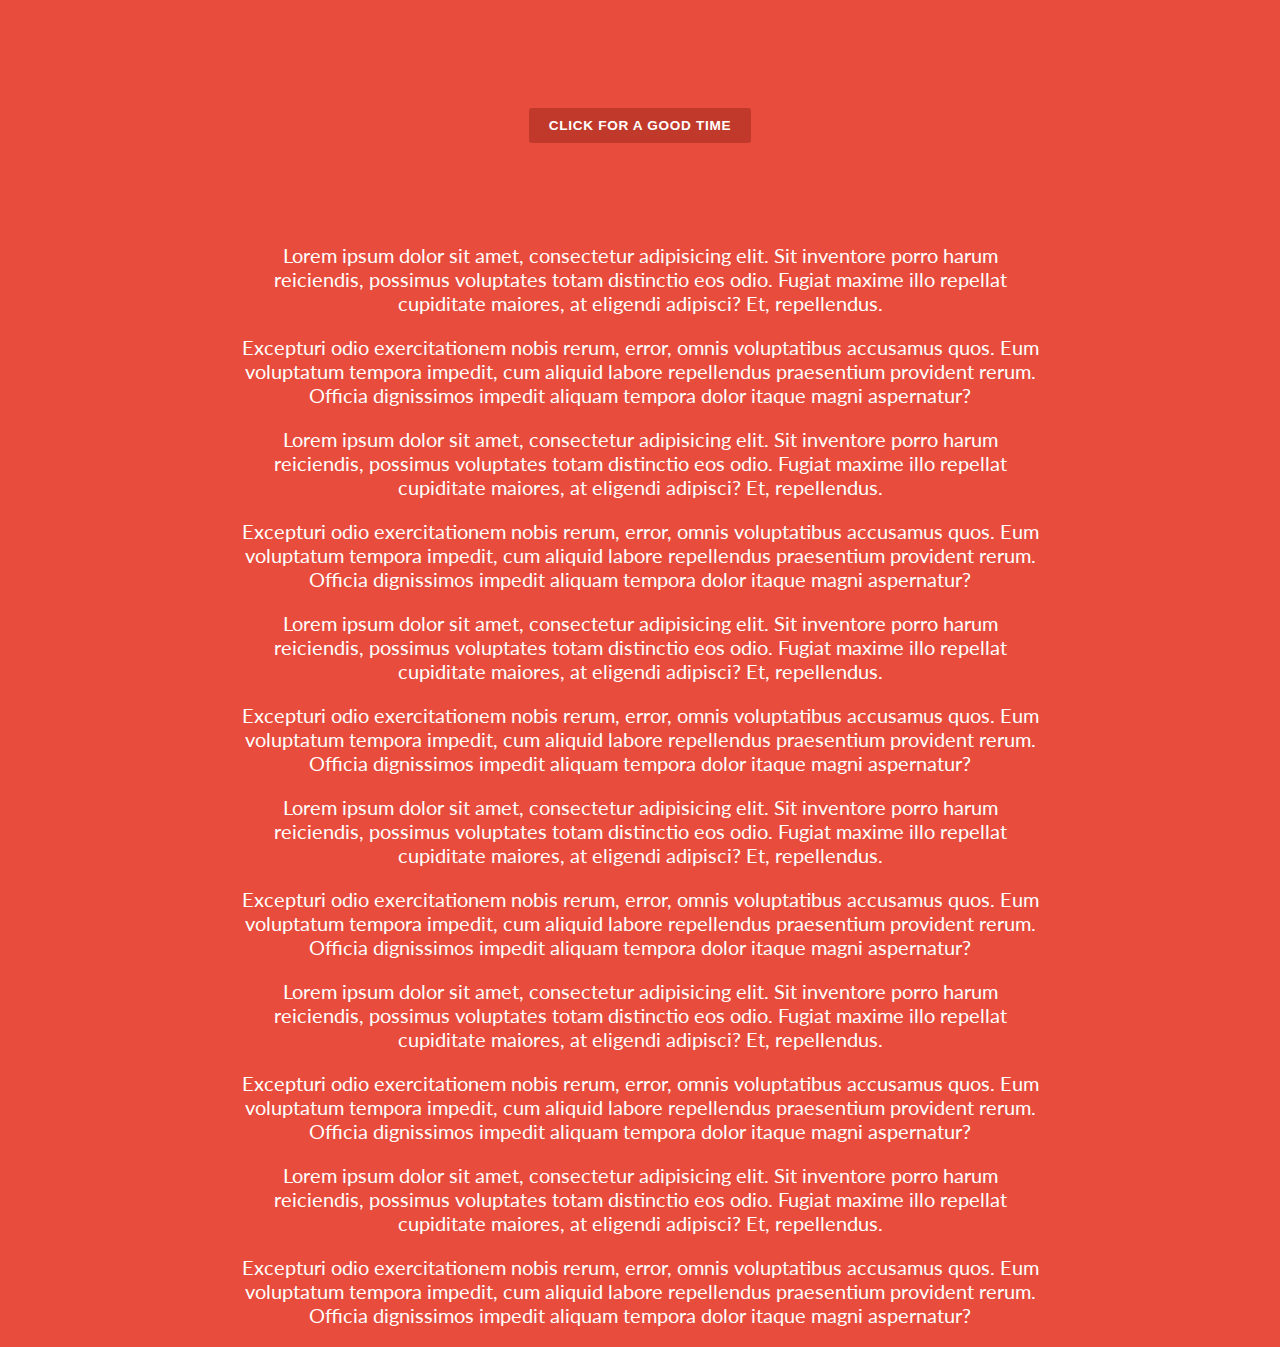
<file: modal_window/index.html>
<!doctype html>
<html lang="en">
<head>
  <meta charset="utf-8">
  <title>Modal Window</title>
  <meta name="viewport" content="width=device-width, initial-scale=1">

  <link href='http://fonts.googleapis.com/css?family=Lato:400,700' rel='stylesheet' type='text/css'>
  
  <link rel="stylesheet" href="css/main.css">
</head>
<body>

  <button type="button" id="showModal">Click for a Good Time</button>

  <article>
    <p>Lorem ipsum dolor sit amet, consectetur adipisicing elit. Sit inventore porro harum reiciendis, possimus voluptates totam distinctio eos odio. Fugiat maxime illo repellat cupiditate maiores, at eligendi adipisci? Et, repellendus.</p>

    <p>Excepturi odio exercitationem nobis rerum, error, omnis voluptatibus accusamus quos. Eum voluptatum tempora impedit, cum aliquid labore repellendus praesentium provident rerum. Officia dignissimos impedit aliquam tempora dolor itaque magni aspernatur?</p>

    <p>Lorem ipsum dolor sit amet, consectetur adipisicing elit. Sit inventore porro harum reiciendis, possimus voluptates totam distinctio eos odio. Fugiat maxime illo repellat cupiditate maiores, at eligendi adipisci? Et, repellendus.</p>
    
    <p>Excepturi odio exercitationem nobis rerum, error, omnis voluptatibus accusamus quos. Eum voluptatum tempora impedit, cum aliquid labore repellendus praesentium provident rerum. Officia dignissimos impedit aliquam tempora dolor itaque magni aspernatur?</p>
  </article>

  <article>
    <p>Lorem ipsum dolor sit amet, consectetur adipisicing elit. Sit inventore porro harum reiciendis, possimus voluptates totam distinctio eos odio. Fugiat maxime illo repellat cupiditate maiores, at eligendi adipisci? Et, repellendus.</p>

    <p>Excepturi odio exercitationem nobis rerum, error, omnis voluptatibus accusamus quos. Eum voluptatum tempora impedit, cum aliquid labore repellendus praesentium provident rerum. Officia dignissimos impedit aliquam tempora dolor itaque magni aspernatur?</p>

    <p>Lorem ipsum dolor sit amet, consectetur adipisicing elit. Sit inventore porro harum reiciendis, possimus voluptates totam distinctio eos odio. Fugiat maxime illo repellat cupiditate maiores, at eligendi adipisci? Et, repellendus.</p>
    
    <p>Excepturi odio exercitationem nobis rerum, error, omnis voluptatibus accusamus quos. Eum voluptatum tempora impedit, cum aliquid labore repellendus praesentium provident rerum. Officia dignissimos impedit aliquam tempora dolor itaque magni aspernatur?</p>
  </article>

  <article>
    <p>Lorem ipsum dolor sit amet, consectetur adipisicing elit. Sit inventore porro harum reiciendis, possimus voluptates totam distinctio eos odio. Fugiat maxime illo repellat cupiditate maiores, at eligendi adipisci? Et, repellendus.</p>

    <p>Excepturi odio exercitationem nobis rerum, error, omnis voluptatibus accusamus quos. Eum voluptatum tempora impedit, cum aliquid labore repellendus praesentium provident rerum. Officia dignissimos impedit aliquam tempora dolor itaque magni aspernatur?</p>

    <p>Lorem ipsum dolor sit amet, consectetur adipisicing elit. Sit inventore porro harum reiciendis, possimus voluptates totam distinctio eos odio. Fugiat maxime illo repellat cupiditate maiores, at eligendi adipisci? Et, repellendus.</p>
    
    <p>Excepturi odio exercitationem nobis rerum, error, omnis voluptatibus accusamus quos. Eum voluptatum tempora impedit, cum aliquid labore repellendus praesentium provident rerum. Officia dignissimos impedit aliquam tempora dolor itaque magni aspernatur?</p>
  </article>


  
  <div class="modal-background">
    <div class="modal-content">
      <h3>Hi, I'm a Modal</h3>  
      <p>Use me for content, photos, forms, etc.</p>
      <button id="close">Close</button>
    </div>

  </div>

  <script src="js/vendor/jquery-1.11.2.min.js"></script>
  <script src="js/main.js"></script>
</body>
</html>
</file>
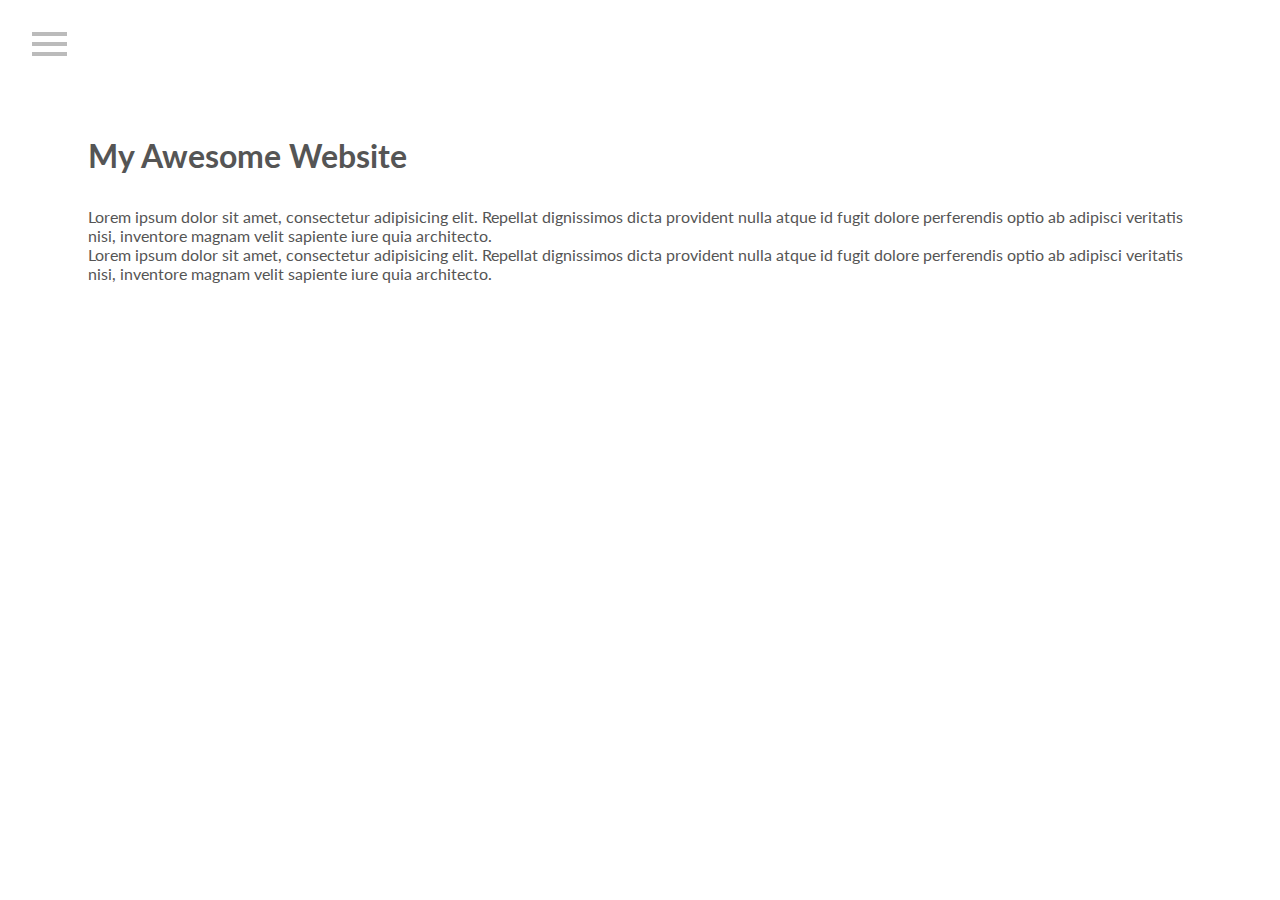
<file: sidebar_menu/index.html>
<!doctype html>
<html lang="en">

<head>
  <meta charset="utf-8">
  <title>Sidebar with Transition</title>
  <meta name="viewport" content="width=device-width, initial-scale=1">

  <link href='http://fonts.googleapis.com/css?family=Lato:400,700' rel='stylesheet' type='text/css'>
  
  <link rel="stylesheet" href="css/main.css">
</head>
<body>
  <nav class="sidebar">
    <a href="#" class="close">x</a>
    <h2>Sidebar</h2>
    <ul>
      <li><a href="#">Data Management</a></li>
      <li><a href="#">Location</a></li>
      <li><a href="#">Study</a></li>
      <li><a href="#">Collections</a></li>
      <li><a href="#">Credits</a></li>
    </ul>
  </nav>

  <div class="hamburger">
    <div class="line"></div>
    <div class="line"></div>
    <div class="line"></div>
  </div>

  <div class="content">
    <div class="content-inner">
      <h1>My Awesome Website</h1>
      <p>Lorem ipsum dolor sit amet, consectetur adipisicing elit. Repellat dignissimos dicta provident nulla atque id fugit dolore perferendis optio ab adipisci veritatis nisi, inventore magnam velit sapiente iure quia architecto.</p>
      <p>Lorem ipsum dolor sit amet, consectetur adipisicing elit. Repellat dignissimos dicta provident nulla atque id fugit dolore perferendis optio ab adipisci veritatis nisi, inventore magnam velit sapiente iure quia architecto.</p>      
    </div>
  </div>

  <script src="js/vendor/jquery-1.11.2.min.js"></script>
  <script src="js/main.js"></script>
</body>
</html>
</file>
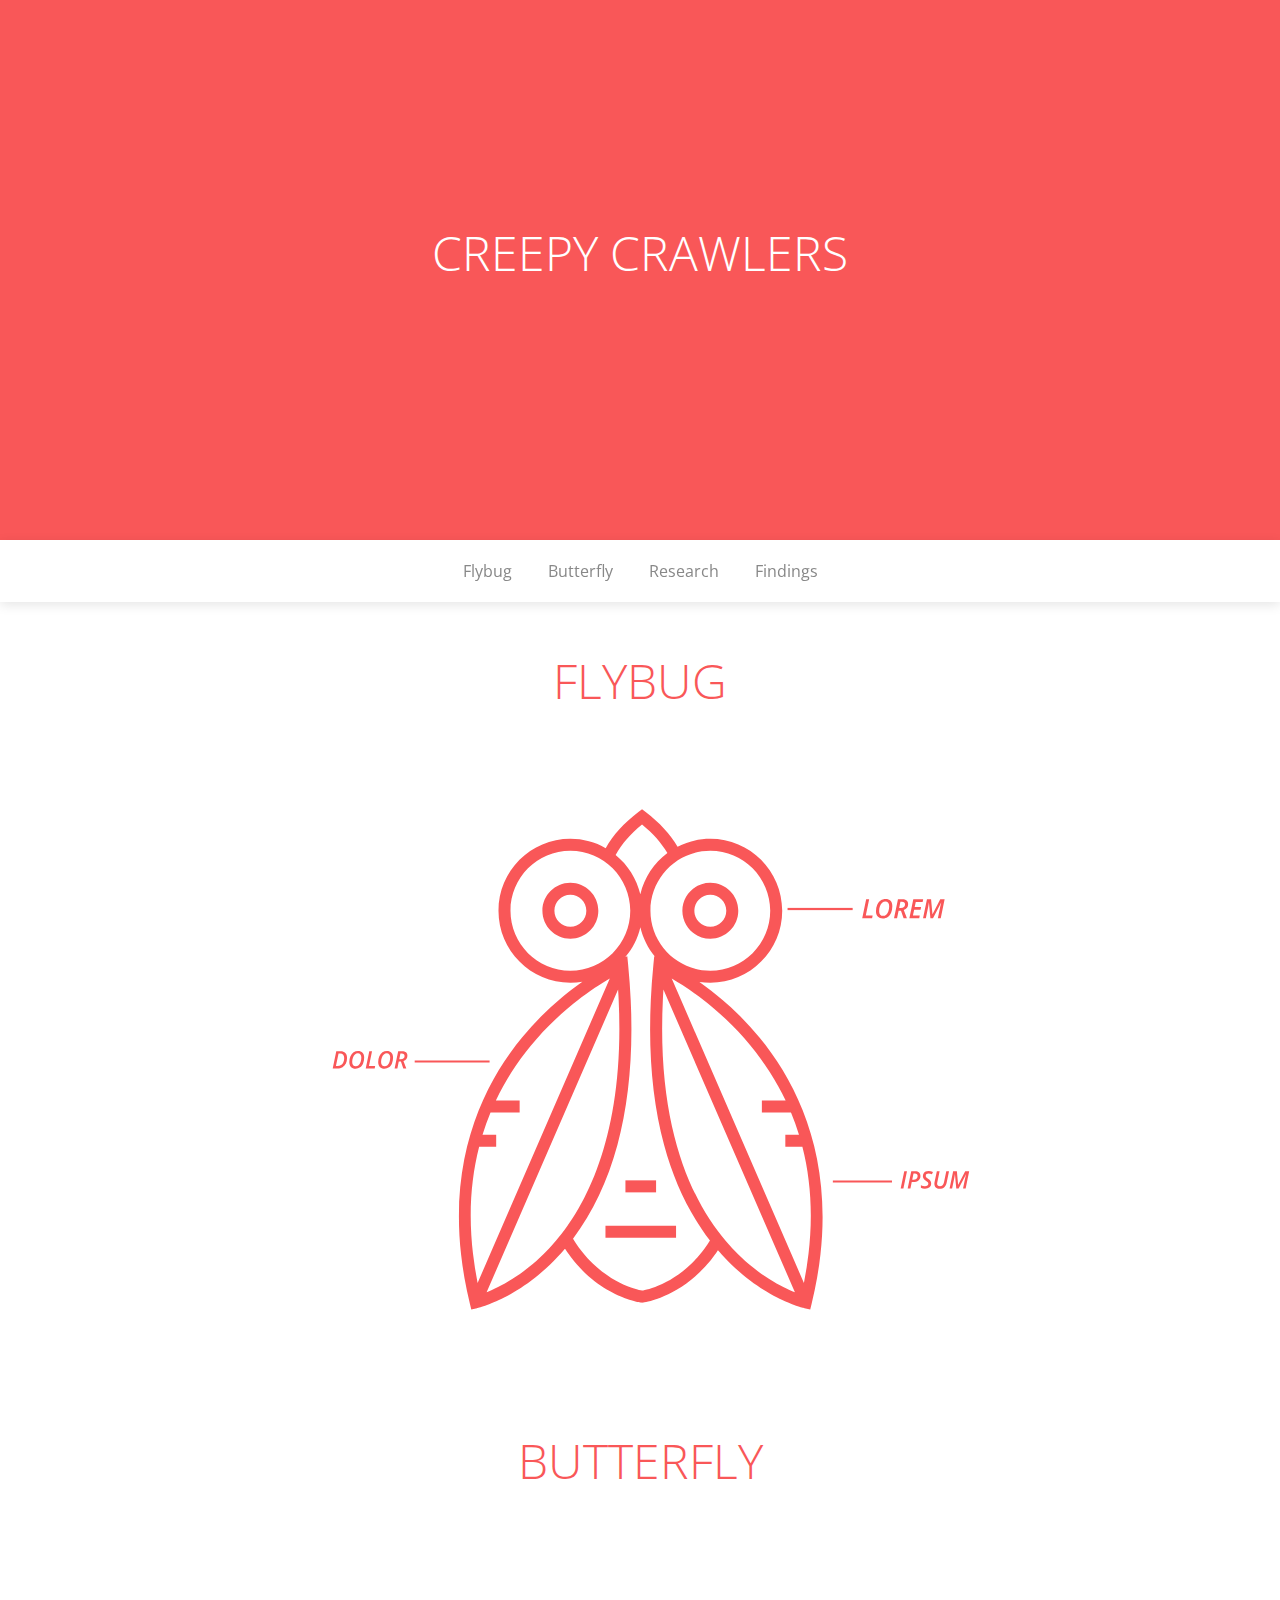
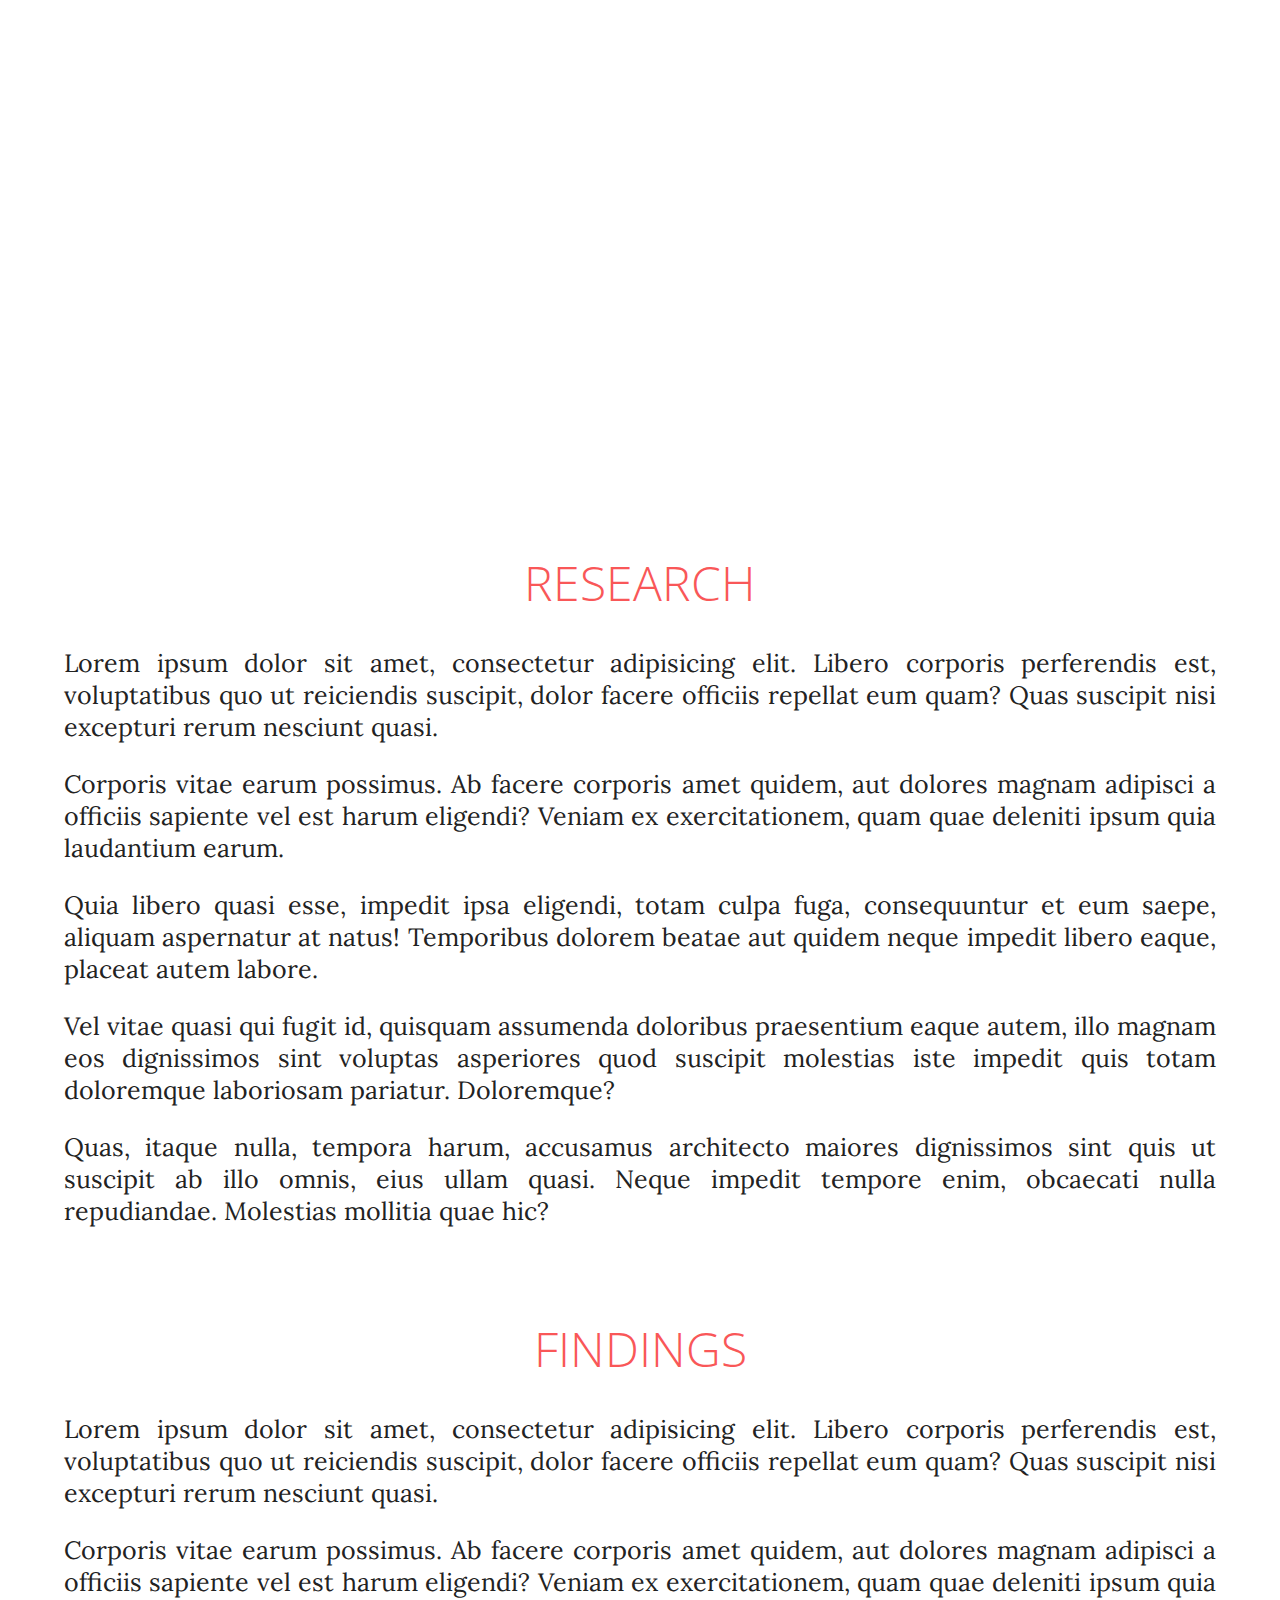
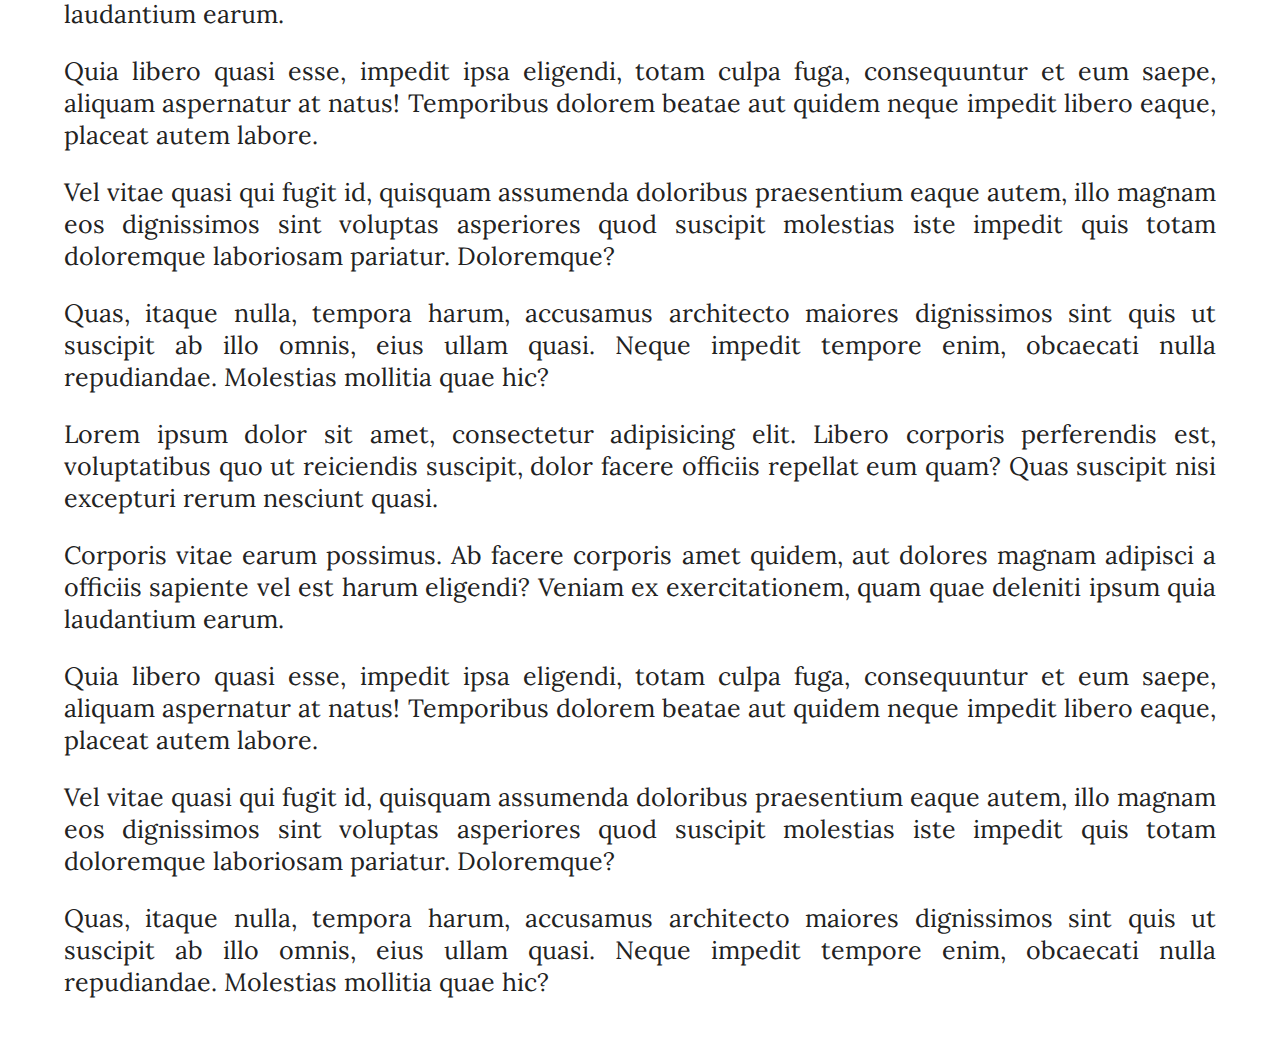
<file: sticky_nav/index.html>
<!DOCTYPE html>
<html lang="en">
<head>
	<meta charset="UTF-8">
	<title>Sticky Nav</title>

	<link href="https://fonts.googleapis.com/css?family=Lora|Open+Sans:300,400,600,700" rel="stylesheet">

	<link rel="stylesheet" href="css/style.css">

</head>
<body>

	<header>
		<h1>Creepy Crawlers</h1>
		<div class="sticky-nav-wrapper">
			<nav class="main-nav scrolled">
				<ul>
					<li><a href="#flybug">Flybug</a></li>
					<li><a href="#butterfly">Butterfly</a></li>
					<li><a href="#research">Research</a></li>
					<li><a href="#findings">Findings</a></li>
				</ul>
			</nav>
		</div>
	</header>


	<article id="flybug">
		<h1>Flybug</h1>
		<div class="bug-wrapper">
			<img class="flybug" src="images/bug.svg" alt="Flybug">
			<img class="label-1" src="images/diagram-1.svg" alt="">
			<img class="label-2" src="images/diagram-2.svg" alt="">
			<img class="label-3" src="images/diagram-3.svg" alt="">
		</div>
		
	</article>

	<article id="butterfly">
		<h1>Butterfly</h1>
		<img class="butterfly" src="images/butterfly.svg" alt="Butterfly">
	</article>



	<article id="research">
		<h1>Research</h1>
		<p>Lorem ipsum dolor sit amet, consectetur adipisicing elit. Libero corporis perferendis est, voluptatibus quo ut reiciendis suscipit, dolor facere officiis repellat eum quam? Quas suscipit nisi excepturi rerum nesciunt quasi.</p>
		<p>Corporis vitae earum possimus. Ab facere corporis amet quidem, aut dolores magnam adipisci a officiis sapiente vel est harum eligendi? Veniam ex exercitationem, quam quae deleniti ipsum quia laudantium earum.</p>
		<p>Quia libero quasi esse, impedit ipsa eligendi, totam culpa fuga, consequuntur et eum saepe, aliquam aspernatur at natus! Temporibus dolorem beatae aut quidem neque impedit libero eaque, placeat autem labore.</p>
		<p>Vel vitae quasi qui fugit id, quisquam assumenda doloribus praesentium eaque autem, illo magnam eos dignissimos sint voluptas asperiores quod suscipit molestias iste impedit quis totam doloremque laboriosam pariatur. Doloremque?</p>
		<p>Quas, itaque nulla, tempora harum, accusamus architecto maiores dignissimos sint quis ut suscipit ab illo omnis, eius ullam quasi. Neque impedit tempore enim, obcaecati nulla repudiandae. Molestias mollitia quae hic?</p>
	</article>


	<article id="findings">
		<h1>Findings</h1>
		<p>Lorem ipsum dolor sit amet, consectetur adipisicing elit. Libero corporis perferendis est, voluptatibus quo ut reiciendis suscipit, dolor facere officiis repellat eum quam? Quas suscipit nisi excepturi rerum nesciunt quasi.</p>
		<p>Corporis vitae earum possimus. Ab facere corporis amet quidem, aut dolores magnam adipisci a officiis sapiente vel est harum eligendi? Veniam ex exercitationem, quam quae deleniti ipsum quia laudantium earum.</p>
		<p>Quia libero quasi esse, impedit ipsa eligendi, totam culpa fuga, consequuntur et eum saepe, aliquam aspernatur at natus! Temporibus dolorem beatae aut quidem neque impedit libero eaque, placeat autem labore.</p>
		<p>Vel vitae quasi qui fugit id, quisquam assumenda doloribus praesentium eaque autem, illo magnam eos dignissimos sint voluptas asperiores quod suscipit molestias iste impedit quis totam doloremque laboriosam pariatur. Doloremque?</p>
		<p>Quas, itaque nulla, tempora harum, accusamus architecto maiores dignissimos sint quis ut suscipit ab illo omnis, eius ullam quasi. Neque impedit tempore enim, obcaecati nulla repudiandae. Molestias mollitia quae hic?</p>
		<p>Lorem ipsum dolor sit amet, consectetur adipisicing elit. Libero corporis perferendis est, voluptatibus quo ut reiciendis suscipit, dolor facere officiis repellat eum quam? Quas suscipit nisi excepturi rerum nesciunt quasi.</p>
		<p>Corporis vitae earum possimus. Ab facere corporis amet quidem, aut dolores magnam adipisci a officiis sapiente vel est harum eligendi? Veniam ex exercitationem, quam quae deleniti ipsum quia laudantium earum.</p>
		<p>Quia libero quasi esse, impedit ipsa eligendi, totam culpa fuga, consequuntur et eum saepe, aliquam aspernatur at natus! Temporibus dolorem beatae aut quidem neque impedit libero eaque, placeat autem labore.</p>
		<p>Vel vitae quasi qui fugit id, quisquam assumenda doloribus praesentium eaque autem, illo magnam eos dignissimos sint voluptas asperiores quod suscipit molestias iste impedit quis totam doloremque laboriosam pariatur. Doloremque?</p>
		<p>Quas, itaque nulla, tempora harum, accusamus architecto maiores dignissimos sint quis ut suscipit ab illo omnis, eius ullam quasi. Neque impedit tempore enim, obcaecati nulla repudiandae. Molestias mollitia quae hic?</p>
	</article>

	<script src="js/jquery-2.1.3.js"></script>
	<script src="js/main.js"></script>

</body>
</html>
</file>
<file: modal_window/css/main.css>
*, *:before, *:after {
  box-sizing: border-box;
}

body {
  font-family: "Lato", Calibri, Arial, sans-serif;
  text-align: center;
  color: #fff;
  background-color: #e74c3c;

  -webkit-font-smoothing: antialiased;
}

h3 {
  margin-bottom: 20px;
}

button {
  font-size: .85em;
  font-weight: 600;
  padding: 10px 20px;
  cursor: pointer;
  letter-spacing: .05em;
  text-transform: uppercase;
  color: #fff;
  border: none;
  border-radius: 3px;
  outline: none;
  background-color: #c0392b;
  margin: 100px 0;
}

article p {
  width: 80%;
  max-width: 800px;
  margin: 0 auto 20px;
  font-size: 20px;
}

.modal-background {
  display: none;
  padding: 40px;
  background-color: rgba(0, 0, 0, .3);
  position: fixed;
  width: 100%;
  height: 100%;
  top: 0;
  left: 0;



  /* YOU DO: Add code here to position the modal background.
  We want it to be -fixed- and to stretch to each side. */
}
.modal-content {
  padding: 40px 20px;
  color: #444;
  background-color: white;
  width: 60%;
}
</file>
<file: sidebar_menu/css/main.css>
*, *:before, *:after {
  margin: 0;
  padding: 0;
  box-sizing: border-box;
}

.clearfix:after {
  content: "";
  display: table;
  clear: both;
}

html, body {
  height: 100%;
}

body {
  font-family: 'Lato', Calibri, Arial, sans-serif;
  color: #555;
  background-color: #fff;
  -webkit-font-smoothing: antialiased;
  -moz-osx-font-smoothing: grayscale;
  padding: 2em;
}

h2 {
  color: rgba(0, 0, 0, 0.4);
}

h1 {
  margin: 2.5em 0 1em;
}

.hamburger {
  cursor: pointer;
  display: block;
}

.line {
  border-bottom: 4px solid #bbb;
  width: 35px;
  margin-bottom: 6px;
}

.line:last-child {
  margin-bottom: 0;
}

nav {
  width: 300px;
  height: 100%;
  background-color: #48a770;
  position: absolute;
  top: 0;
  left: 0;
  padding: 20px 0;
}

nav h2 {
  padding: 1.5rem 1rem 0;
}

li {
  border-top: 1px solid rgba(0,0,0,0.2);
  list-style: none;
  transition: all 300ms ease-in-out;
}

li:hover {
  background-color: #409564;
}

nav a {
  color: white;
  text-decoration: none;
  text-transform: uppercase;
  font-weight: 700;
  font-size: 0.9em;
  letter-spacing: 1px;
  padding: 1rem;
  display: block;
}

nav li:first-child {
  margin-top: 2em;
}

.close {
  position: absolute;
  top: 10px;
  right: 20px;
  text-transform: none;
  font-size: 20px;
}

.content-inner {
  max-width: 69em;
  margin: 0 auto;
}

.sidebar {
	/* Step #1: Using the transform property, move the sidebar off screen by default (hint: look up translateX)*/
transform: translateX(-300px);
  /* Step #2: Add CSS transition here so that ALL properties we change will animate/transition */
transition: all 2s linear;
}

/*	Step #3 (in main.js): Toggle the .active class on the .sidebar when the hamburger icon is clicked. 
There are no styles below yet, so check your "Inspect" panel and see if the class is getting toggled.
*/
.active {
	/*	Step #4: When the active class gets added to the sidebar, we want to move the sidebar back on screen using the transform property (translateX). */
transform: translateX(0px);
transition: all 2s linear;
}
</file>
<file: sticky_nav/css/style.css>
* {
  box-sizing: border-box;
}

body {
  margin: 0;
  padding: 0;
  font-family: 'Open Sans', sans-serif;
  -webkit-font-smoothing: antialiased;
}

header {
  height: 600px;
  min-height: 400px;
  padding: 100px 1%;
  text-align: center;
  background-color: #F95758;
  position: relative;
}

header h1 {
  color: white;
  position: relative;
  top: 30%;
  transform: translateY(-50%);
}

h1 {
  font-weight: 300;
  text-transform: uppercase;
  font-size: 3em;
  color: #F95758;
  text-align: center;
}

article {
  padding: 1rem;
}

p {
  font-family: 'Lora', serif;
  color: #222;
  font-size: 25px;
  padding: 0 3rem;
  text-align: justify;
}

#flybug {
  text-align: center;
}


/* ---------------------------------------------------------
		M A I N   N A V   S T Y L E S
	---------------------------------------------------------- */
.sticky-nav-wrapper {
  height: 60px;
  position: absolute;
  bottom: 0;
  left: 0;
  right: 0;
  
}

nav {
  width: 100%;
  text-align: center;
  background-color: white;
  box-shadow: 0 3px 11px rgba(0, 0, 0, .1);
  transition: all 300ms ease-out;
}

nav ul {
	margin: 0;
	padding: 0;
}

nav li {
  display: inline-block;
}

nav a {
  display: inline-block;
  margin: 1rem;
  padding: .25rem 0;
  text-decoration: none;
  color: #888;
  transition: all .3s ease-in-out;
}


nav .active {
  border-bottom: 2px solid #F95758;
}

.scrolled {
  /* PART 1: Write styles here to convert the nav into a sticky nav. */
  position: -webkit-sticky; /* Safari */
  position: sticky;
  top: 0;
}


/* ---------------------------------------------------------
    F L Y B U G
  ---------------------------------------------------------- */
img {
  width: 175px;
}

.flybug,
.butterfly {
  width: 400px;
  display: block;
  margin: 50px auto 30px;
}

.bug-wrapper {
  display: inline-block;
  position: relative;
}

.label-1 {
  position: absolute;
  top: 148px;
  right: -116px;

}

.label-2 {
  position: absolute;
  top: 300px;
  left: -116px;

}

.label-3 {
  position: absolute;
  top: 420px;
  right: -156px;

}




/* ---------------------------------------------------------
    B U T T E R F L Y
  ---------------------------------------------------------- */
.butterfly {
  width: 600px;
  /* PART 2: Uncomment the following code to hide the 
  butterfly and move it slightly to the left by default.*/
  transform: translateX(-20%);
  opacity: 0;
  transition: all .5s ease-in-out; 
}
.animated {
  /* PART 3: Add the animated class to the .butterfly when the user has scrolled to that section of the page. */
  /* Here, when the animated class gets added, we want to update the opacity to 1 
  and move the butterfly into place by using translateX to set the X-axis to 0. You'll need to add CSS below to do so.*/

}
</file>
